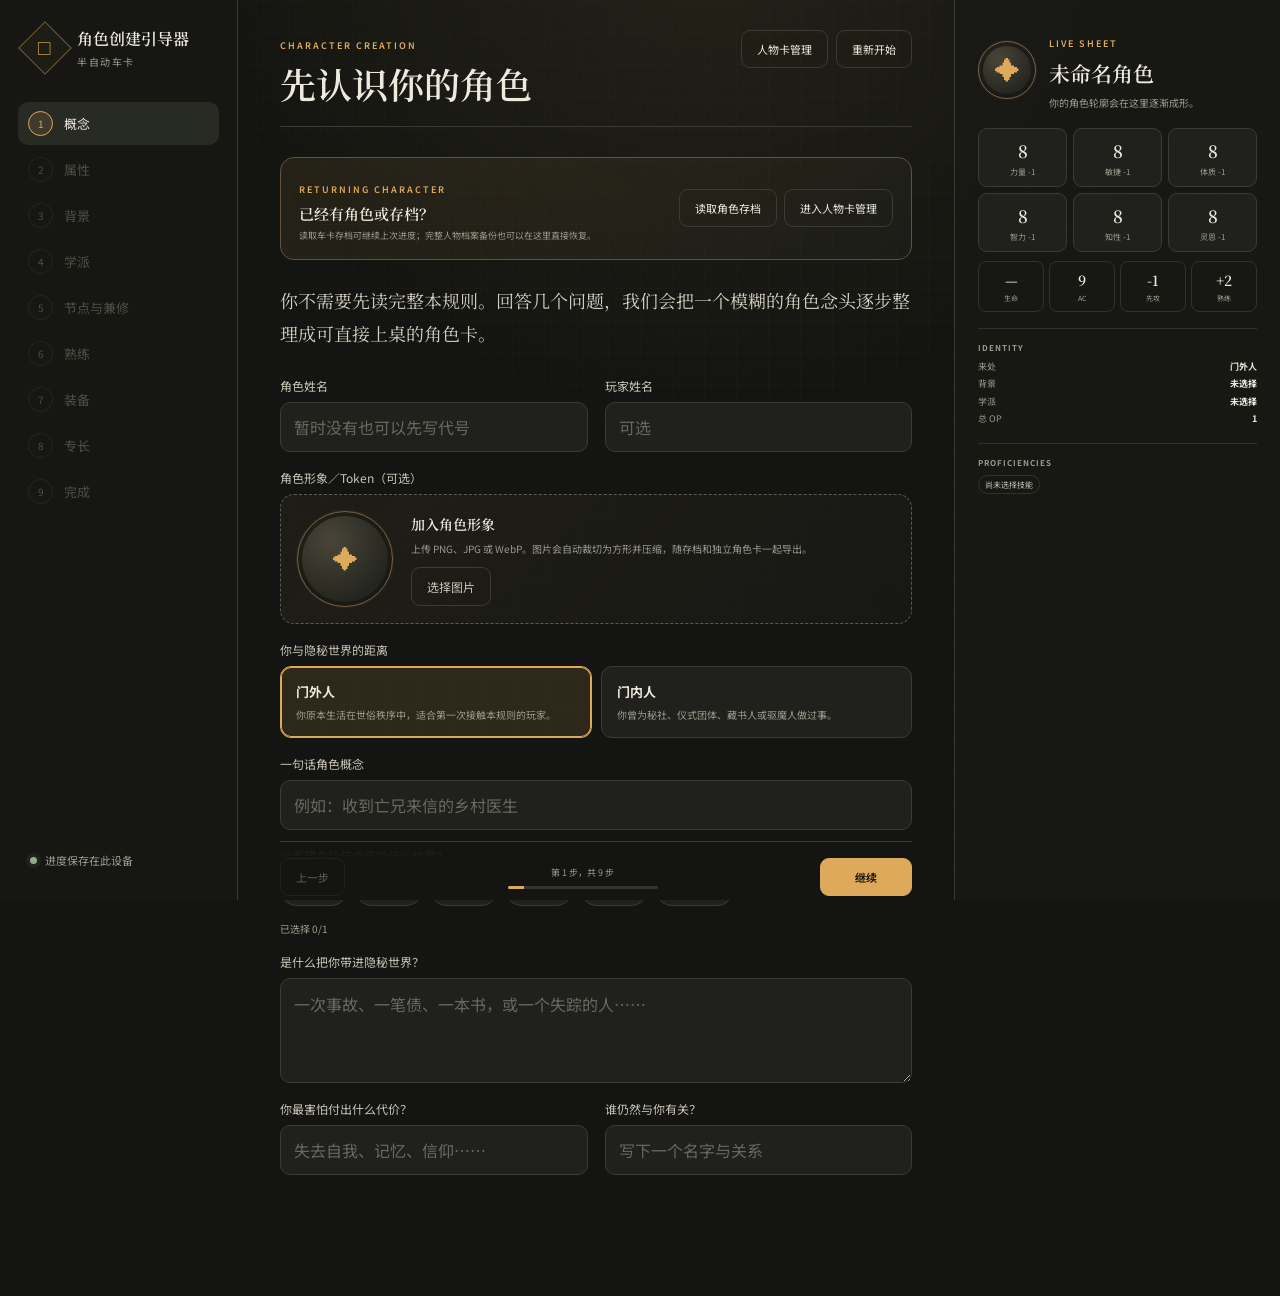
<file: index.html>
<!doctype html>
<html lang="zh-CN">
<head>
  <meta charset="UTF-8">
  <meta name="viewport" content="width=device-width, initial-scale=1.0">
  <meta name="theme-color" content="#171815">
  <meta name="description" content="带有逐步引导、规则校验、人物卡管理与后续升级的半自动车卡工具。">
  <title>角色创建与人物卡管理</title>
  <link rel="stylesheet" href="styles.css?v=20260820-1">
</head>
<body>
  <div class="app-shell">
    <aside class="sidebar">
      <div class="brand">
        <span class="brand-mark">◇</span>
        <div><b>角色创建引导器</b><small>半自动车卡</small></div>
      </div>
      <nav id="stepNav" aria-label="创建步骤"></nav>
      <div class="save-note"><i></i><span>进度保存在此设备</span></div>
    </aside>
    <main class="workspace">
      <header class="topbar">
        <div><span class="eyebrow">CHARACTER CREATION</span><h1 id="pageTitle">先认识你的角色</h1></div>
        <div class="topbar-actions"><a class="ghost-button manager-link" href="manager.html">人物卡管理</a><button class="ghost-button" id="resetButton" type="button">重新开始</button></div>
      </header>
      <section id="stepContent" class="step-content" aria-live="polite"></section>
      <footer class="actionbar">
        <button id="backButton" class="secondary-button" type="button">上一步</button>
        <div class="progress-copy"><span id="stepCounter"></span><div class="progress-track"><i id="progressFill"></i></div></div>
        <button id="nextButton" class="primary-button" type="button">继续</button>
      </footer>
    </main>
    <aside class="sheet-preview" id="sheetPreview"></aside>
  </div>
  <div id="toast" class="toast" role="status" aria-live="polite"></div>
  <script src="data.js"></script>
  <script src="character-store.js?v=20260819-1"></script>
  <script src="html2canvas.min.js"></script>
  <script src="jspdf.umd.min.js"></script>
  <script src="app.js?v=20260820-1"></script>
</body>
</html>
</file>
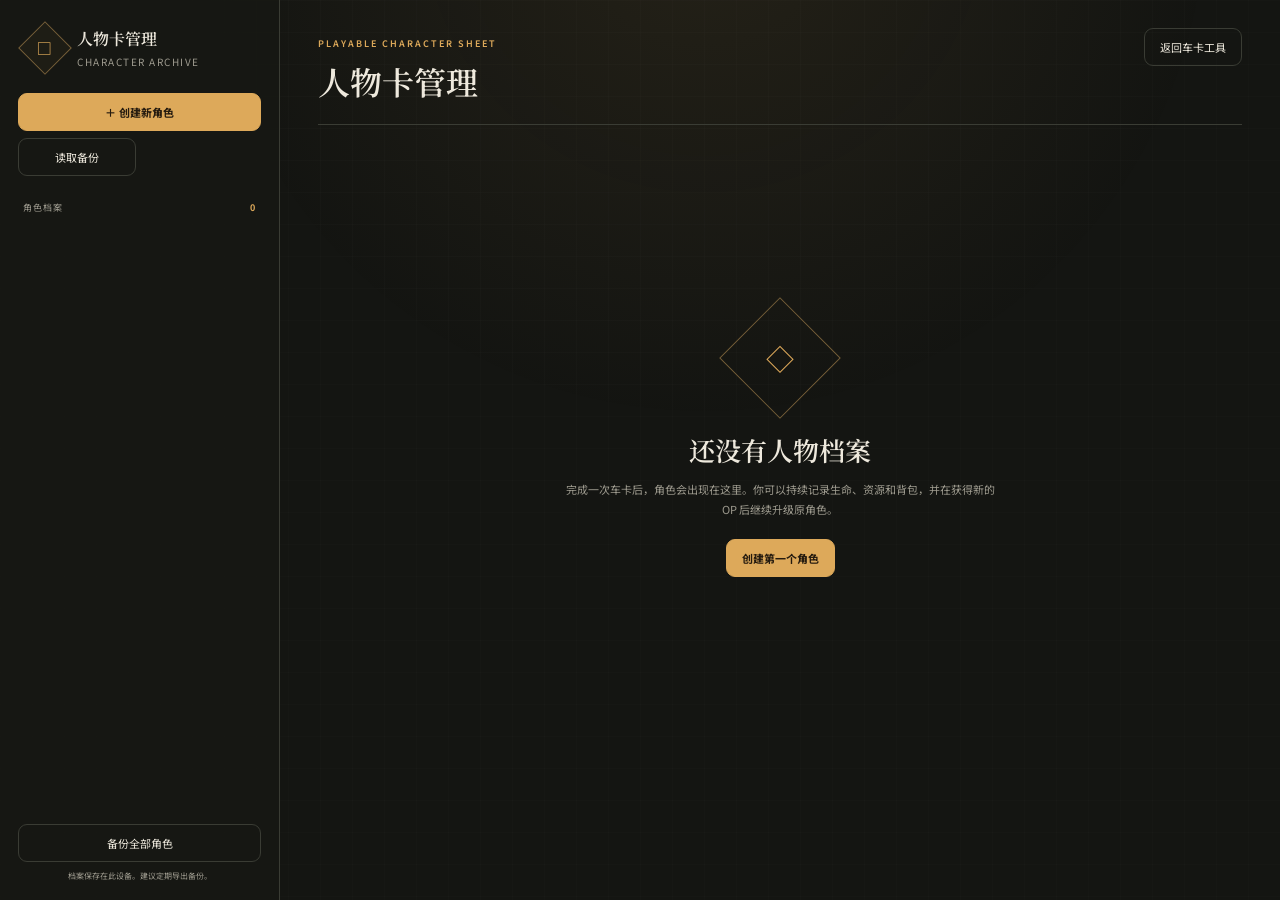
<file: manager.html>
<!doctype html>
<html lang="zh-CN">
<head>
  <meta charset="UTF-8">
  <meta name="viewport" content="width=device-width, initial-scale=1.0">
  <meta name="theme-color" content="#171815">
  <meta name="description" content="管理角色生命、资源、状态、背包与后续成长。">
  <title>人物卡管理</title>
  <link rel="stylesheet" href="styles.css?v=20260819-3">
  <link rel="stylesheet" href="manager.css?v=20260820-3">
</head>
<body>
  <div class="manager-shell">
    <aside class="manager-sidebar">
      <a class="brand manager-brand" href="index.html">
        <span class="brand-mark">◇</span>
        <div><b>人物卡管理</b><small>CHARACTER ARCHIVE</small></div>
      </a>
      <div class="roster-tools">
        <button class="primary-button" type="button" data-action="newCharacter">＋ 创建新角色</button>
        <button class="ghost-button" type="button" data-action="importLibrary">读取备份</button>
        <input id="libraryImport" type="file" accept="application/json" hidden>
      </div>
      <div class="roster-heading"><span>角色档案</span><b id="rosterCount">0</b></div>
      <nav id="characterRoster" class="character-roster" aria-label="角色档案"></nav>
      <div class="manager-backup">
        <button class="ghost-button" type="button" data-action="exportLibrary">备份全部角色</button>
        <small>档案保存在此设备。建议定期导出备份。</small>
      </div>
    </aside>
    <main class="manager-main">
      <header class="manager-topbar">
        <div><span class="eyebrow">PLAYABLE CHARACTER SHEET</span><h1>人物卡管理</h1></div>
        <a class="ghost-button manager-link" href="index.html">返回车卡工具</a>
      </header>
      <section id="managerContent" class="manager-content" aria-live="polite"></section>
    </main>
  </div>
  <div id="toast" class="toast" role="status" aria-live="polite"></div>
  <script src="data.js"></script>
  <script src="character-store.js?v=20260819-1"></script>
  <script src="manager.js?v=20260820-3"></script>
</body>
</html>
</file>
<file: styles.css>
@import url("https://fonts.googleapis.com/css2?family=Noto+Sans+SC:wght@400;500;600;700&family=Noto+Serif+SC:wght@500;600;700&display=swap");
:root{--ink:#eee9dd;--ink-soft:#d5d0c3;--muted:#9d9a8e;--surface-0:#141512;--surface-1:#191a16;--surface-2:#20211d;--surface-3:#282a24;--line:#3a3c34;--line-soft:#30322b;--accent:#dda95a;--accent-soft:rgba(221,169,90,.13);--sage:#91aa8c;--sage-soft:rgba(145,170,140,.12);--danger:#dc7c6d;--danger-soft:rgba(220,124,109,.12);--shadow:0 24px 80px rgba(0,0,0,.3);--serif:"Noto Serif SC","Songti SC",Georgia,serif;--sans:"Noto Sans SC","Microsoft YaHei",sans-serif}
*{box-sizing:border-box}html{color-scheme:dark;scroll-behavior:smooth}body{margin:0;background:var(--surface-0);color:var(--ink);font-family:var(--sans);min-height:100vh}button,input,textarea,select{font:inherit}button{color:inherit}button:focus-visible,input:focus-visible,textarea:focus-visible,select:focus-visible{outline:2px solid var(--accent);outline-offset:2px}body::before{content:"";position:fixed;inset:0;pointer-events:none;z-index:-1;background:radial-gradient(circle at 55% -10%,rgba(172,135,73,.11),transparent 42%),linear-gradient(rgba(255,255,255,.012) 1px,transparent 1px),linear-gradient(90deg,rgba(255,255,255,.012) 1px,transparent 1px);background-size:auto,32px 32px,32px 32px}
.app-shell{min-height:100vh;display:grid;grid-template-columns:238px minmax(590px,1fr) 326px}.sidebar{border-right:1px solid var(--line);padding:27px 18px 20px;display:flex;flex-direction:column;background:rgba(23,24,20,.94);position:sticky;top:0;height:100vh}.brand{display:flex;gap:13px;align-items:center;margin:0 8px 33px}.brand-mark{width:38px;height:38px;border:1px solid #765f39;color:var(--accent);display:grid;place-items:center;transform:rotate(45deg);font-size:18px;background:rgba(221,169,90,.04)}.brand b,.brand small{display:block}.brand b{font-family:var(--serif);font-size:16px;font-weight:600;white-space:nowrap}.brand small{color:var(--muted);margin-top:4px;font-size:10px;letter-spacing:.15em}#stepNav{display:grid;gap:3px}.step-link{width:100%;border:0;background:none;color:var(--muted);padding:9px 10px;border-radius:10px;text-align:left;display:flex;gap:11px;align-items:center;cursor:pointer;transition:.16s ease;font-size:13px}.step-link:hover:not(:disabled){background:rgba(255,255,255,.035);color:var(--ink-soft)}.step-link.active{background:var(--surface-3);color:var(--ink)}.step-link:disabled{opacity:.42;cursor:not-allowed}.step-link span{border:1px solid var(--line);width:25px;height:25px;border-radius:50%;display:grid;place-items:center;font-size:10px;flex:0 0 auto}.step-link.active span{border-color:var(--accent);color:var(--accent);background:var(--accent-soft)}.step-link.complete span{background:var(--sage-soft);border-color:#657c61;color:#b8ceb4}.save-note{margin-top:auto;color:var(--muted);font-size:11px;padding:12px;display:flex;gap:8px;align-items:center}.save-note i{width:7px;height:7px;border-radius:50%;background:var(--sage);box-shadow:0 0 0 4px rgba(145,170,140,.08)}
.workspace{padding:30px 42px 20px;display:flex;flex-direction:column;min-width:0;min-height:100vh}.topbar{display:flex;justify-content:space-between;align-items:start;border-bottom:1px solid var(--line);padding-bottom:20px;gap:20px}.topbar-actions{display:flex;gap:8px;align-items:center}.manager-link{text-decoration:none;display:inline-flex;align-items:center;justify-content:center}.eyebrow{color:var(--accent);font-size:9px;letter-spacing:.22em;font-weight:600}.topbar h1{font-family:var(--serif);font-weight:600;font-size:clamp(28px,3vw,36px);margin:7px 0 0;line-height:1.25}.step-content{flex:1;padding:30px 0 42px;max-width:980px;width:100%;margin:0 auto}.intro-copy{font-family:var(--serif);font-size:18px;line-height:1.85;max-width:760px;color:var(--ink-soft);margin:0 0 26px}.section-heading{display:flex;align-items:end;justify-content:space-between;gap:18px;margin:31px 0 14px}.section-heading:first-child{margin-top:0}.section-heading h2{font:600 18px var(--serif);margin:0}.section-heading p{color:var(--muted);font-size:11px;margin:4px 0 0}.section-rule{height:1px;background:var(--line-soft);margin:24px 0}.field-grid{display:grid;grid-template-columns:1fr 1fr;gap:17px}.field{display:grid;gap:8px;min-width:0}.field.wide{grid-column:1/-1}.field label,.field-label{font-size:12px;color:#c7c2b5}.field .hint{color:var(--muted);font-size:10px;line-height:1.5}.field input,.field textarea,.field select,.compact-select{width:100%;background:var(--surface-2);border:1px solid var(--line);color:var(--ink);border-radius:10px;padding:12px 13px;outline:none;transition:border-color .15s,box-shadow .15s}.field textarea{resize:vertical;min-height:86px;line-height:1.65}.field input:focus,.field textarea:focus,.field select:focus,.compact-select:focus{border-color:#97733d;box-shadow:0 0 0 3px rgba(221,169,90,.07)}.field input::placeholder,.field textarea::placeholder{color:#67685f}
.choice-row{display:flex;gap:9px;flex-wrap:wrap}.choice-card{border:1px solid var(--line);background:var(--surface-2);padding:15px;border-radius:11px;cursor:pointer;flex:1;min-width:180px;text-align:left;transition:.16s ease}.choice-card:hover{border-color:#68695f;transform:translateY(-1px)}.choice-card.selected{border-color:var(--accent);box-shadow:inset 0 0 0 1px var(--accent);background:var(--accent-soft)}.choice-card b,.choice-card small{display:block}.choice-card b{font-size:13px}.choice-card small{color:var(--muted);margin-top:6px;line-height:1.55;font-size:10px}.chip-row{display:flex;flex-wrap:wrap;gap:7px}.chip{border:1px solid var(--line);background:var(--surface-2);color:var(--muted);padding:8px 11px;border-radius:99px;font-size:11px;cursor:pointer;transition:.14s}.chip:hover{color:var(--ink);border-color:#66685d}.chip.selected{color:#241b0f;background:var(--accent);border-color:var(--accent);font-weight:700}.chip:disabled{opacity:.34;cursor:not-allowed}.card-grid{display:grid;grid-template-columns:repeat(2,minmax(0,1fr));gap:11px}.option-card{border:1px solid var(--line);background:var(--surface-2);border-radius:13px;padding:16px;text-align:left;position:relative;transition:.16s ease;overflow:hidden}button.option-card{cursor:pointer}.option-card:hover:not(:disabled){border-color:#66685e;transform:translateY(-1px)}.option-card.selected{border-color:var(--accent);background:linear-gradient(135deg,var(--accent-soft),rgba(221,169,90,.025));box-shadow:inset 0 0 0 1px rgba(221,169,90,.28)}.option-card.disabled,.option-card:disabled{opacity:.46;cursor:not-allowed}.option-card h3{font:600 15px var(--serif);margin:0}.option-card p{color:var(--muted);font-size:10px;line-height:1.65;margin:8px 0 0}.option-card .meta{display:flex;flex-wrap:wrap;gap:6px;margin-top:12px}.tag{border:1px solid var(--line);border-radius:99px;color:#bbb6a9;padding:4px 7px;font-size:9px;white-space:nowrap}.tag.gold{border-color:#725d39;color:#e0bd83;background:rgba(221,169,90,.07)}.tag.green{border-color:#52644f;color:#b0c9ac;background:rgba(145,170,140,.07)}.tag.red{border-color:#704a43;color:#e3a096;background:var(--danger-soft)}.selected-mark{position:absolute;top:13px;right:13px;color:var(--accent);font-size:15px}
.stat-toolbar{display:flex;justify-content:space-between;align-items:center;gap:16px;border:1px solid var(--line);border-radius:13px;padding:13px 16px;background:var(--surface-2);margin-bottom:13px}.point-pool b{font:600 22px var(--serif);color:var(--accent)}.point-pool span{color:var(--muted);font-size:11px;margin-left:7px}.point-pool.over b{color:var(--danger)}.stat-grid{display:grid;grid-template-columns:repeat(3,1fr);gap:10px}.stat-card{background:var(--surface-2);border:1px solid var(--line);border-radius:13px;padding:13px}.stat-card.primary{border-color:#6b5737}.stat-head{display:flex;align-items:center;justify-content:space-between}.stat-head b{font:600 14px var(--serif)}.stat-head small{color:var(--muted);font-size:9px}.stat-controls{display:grid;grid-template-columns:30px 1fr 30px;align-items:center;gap:8px;margin-top:11px}.icon-button{width:30px;height:30px;border:1px solid var(--line);background:var(--surface-3);border-radius:8px;cursor:pointer;color:var(--ink)}.icon-button:disabled{opacity:.28;cursor:not-allowed}.stat-value{text-align:center;font:600 24px var(--serif)}.stat-foot{border-top:1px solid var(--line-soft);margin-top:10px;padding-top:8px;color:var(--muted);font-size:9px;display:flex;justify-content:space-between}.bonus-dot{display:inline-grid;place-items:center;width:18px;height:18px;border-radius:50%;background:var(--accent-soft);color:var(--accent);margin-left:4px}
.detail-panel{border:1px solid var(--line);border-radius:14px;background:var(--surface-2);margin-top:15px;overflow:hidden}.detail-head{padding:17px 18px;border-bottom:1px solid var(--line);display:flex;align-items:center;justify-content:space-between;gap:15px}.detail-head h3{font:600 17px var(--serif);margin:0}.detail-body{padding:18px}.info-grid{display:grid;grid-template-columns:repeat(3,1fr);gap:9px}.info-cell{border:1px solid var(--line-soft);border-radius:10px;padding:11px;background:rgba(0,0,0,.07)}.info-cell small,.info-cell b{display:block}.info-cell small{color:var(--muted);font-size:9px;margin-bottom:5px}.info-cell b{font-size:11px;line-height:1.5;font-weight:500}.feature-box{margin-top:13px;border-left:2px solid var(--accent);padding:4px 0 4px 13px}.feature-box b{font:600 13px var(--serif)}.feature-box p{color:var(--muted);font-size:10px;line-height:1.7;margin:5px 0 0}
.school-tabs{display:grid;grid-template-columns:repeat(2,minmax(0,1fr));gap:8px}.school-tab{display:grid;grid-template-columns:1fr auto;border:1px solid var(--line);border-radius:11px;background:var(--surface-2);overflow:hidden}.school-tab.active{border-color:var(--accent);background:var(--accent-soft)}.school-tab>button:first-child{border:0;background:transparent;text-align:left;padding:12px 13px;cursor:pointer}.school-tab b,.school-tab small{display:block}.school-tab b{font:600 12px var(--serif)}.school-tab small{color:var(--muted);font-size:8px;margin-top:5px;line-height:1.5}.school-remove{border:0;border-left:1px solid var(--line);background:transparent;color:var(--muted);width:35px;cursor:pointer}.school-remove:hover{color:var(--danger);background:var(--danger-soft)}
.node-budget{display:flex;align-items:center;gap:14px;flex-wrap:wrap}.op-input{display:flex;align-items:center;gap:8px}.op-input input{width:68px;text-align:center;background:var(--surface-3);border:1px solid var(--line);border-radius:8px;padding:8px;color:var(--ink)}.budget-meter{flex:1;min-width:180px;height:7px;background:#33352e;border-radius:99px;overflow:hidden}.budget-meter i{display:block;height:100%;background:var(--sage);transition:width .2s}.budget-meter i.over{background:var(--danger)}.node-grid{display:grid;grid-template-columns:repeat(2,minmax(0,1fr));gap:9px;margin-top:14px}.node-card{border:1px solid var(--line);border-radius:12px;background:var(--surface-2);padding:14px;text-align:left;cursor:pointer;min-height:104px;position:relative}.node-card:hover:not(:disabled){border-color:#67695f}.node-card.selected{border-color:var(--sage);background:var(--sage-soft)}.node-card:disabled{opacity:.42;cursor:not-allowed}.node-id{color:var(--accent);font-size:9px;letter-spacing:.1em}.node-card h3{font:600 14px var(--serif);margin:5px 0 0}.node-card p{color:var(--muted);font-size:10px;line-height:1.5;margin:7px 0 0;padding-right:45px}.node-cost{position:absolute;top:13px;right:13px;border:1px solid var(--line);border-radius:99px;padding:3px 7px;font-size:9px}.node-pre{color:#77796f;font-size:9px;margin-top:7px}
.summary-strip{display:grid;grid-template-columns:repeat(4,1fr);gap:8px;margin-bottom:18px}.summary-box{border:1px solid var(--line);background:var(--surface-2);border-radius:11px;padding:12px}.summary-box small,.summary-box b{display:block}.summary-box small{color:var(--muted);font-size:9px}.summary-box b{font:600 16px var(--serif);margin-top:5px}.check-list{display:grid;gap:7px}.check-item{display:flex;align-items:start;gap:9px;border:1px solid var(--line-soft);border-radius:9px;padding:9px 11px;color:var(--muted);font-size:10px;line-height:1.55}.check-item.ok{color:#b9ceb5;border-color:#465544;background:rgba(145,170,140,.04)}.check-item.warn{color:#e1a69b;border-color:#62443e;background:rgba(220,124,109,.04)}.check-icon{flex:0 0 auto;margin-top:1px}.weapon-list{display:grid;gap:7px}.weapon-row{display:grid;grid-template-columns:24px minmax(105px,1.1fr) 56px 70px 2fr 62px;gap:10px;align-items:center;border:1px solid var(--line-soft);border-radius:10px;background:var(--surface-2);padding:10px;cursor:pointer;font-size:10px}.weapon-row:hover{border-color:#63655b}.weapon-row.selected{border-color:var(--accent);background:var(--accent-soft)}.weapon-row .weapon-name{font:600 12px var(--serif)}.weapon-row .weapon-tags{color:var(--muted);line-height:1.45}.radio-dot{width:14px;height:14px;border:1px solid var(--line);border-radius:50%}.selected .radio-dot{border:4px solid var(--accent)}
.feat-tabs{display:flex;gap:6px;margin-bottom:12px}.feat-card .requirement{color:var(--muted);font-size:9px;margin-top:6px}.feat-card.eligible .requirement{color:#a9c0a5}.reward-slot{border:1px solid var(--line);border-radius:12px;padding:14px;background:var(--surface-2);display:grid;grid-template-columns:72px 1fr;gap:11px;align-items:center;margin-bottom:9px}.reward-slot>b{font:600 12px var(--serif);color:var(--accent)}
.actionbar{border-top:1px solid var(--line);padding-top:16px;display:flex;align-items:center;justify-content:space-between;gap:24px;position:sticky;bottom:0;background:linear-gradient(180deg,rgba(20,21,18,.82),var(--surface-0) 28%);padding-bottom:4px;z-index:6}.ghost-button,.secondary-button,.primary-button{border:1px solid var(--line);border-radius:9px;padding:10px 15px;color:var(--ink);background:transparent;cursor:pointer;transition:.15s;font-size:11px}.ghost-button:hover,.secondary-button:hover{border-color:#66685e;background:rgba(255,255,255,.025)}.primary-button{background:var(--accent);border-color:var(--accent);color:#251b0f;font-weight:700;min-width:92px}.primary-button:hover{filter:brightness(1.06);transform:translateY(-1px)}.primary-button:disabled,.secondary-button:disabled{opacity:.34;cursor:not-allowed;transform:none}.progress-copy{font-size:9px;color:var(--muted);text-align:center}.progress-track{height:3px;background:#34352f;width:150px;margin-top:7px;border-radius:9px;overflow:hidden}.progress-track i{display:block;height:100%;background:var(--accent);transition:width .25s}
.sheet-preview{border-left:1px solid var(--line);background:rgba(24,25,21,.96);padding:28px 23px;position:sticky;top:0;height:100vh;overflow:auto}.sheet-preview h2{font:600 21px var(--serif);margin:6px 0 2px;word-break:break-word}.preview-subtitle{color:var(--muted);font-size:10px;line-height:1.6;margin:7px 0 0}.preview-stat{display:grid;grid-template-columns:repeat(3,1fr);gap:6px;margin-top:17px}.preview-stat div{background:var(--surface-2);border:1px solid var(--line);border-radius:9px;padding:9px 4px;text-align:center}.preview-stat b,.preview-stat small{display:block}.preview-stat b{font:600 17px var(--serif)}.preview-stat small{color:var(--muted);font-size:8px;margin-top:3px}.preview-core{display:grid;grid-template-columns:repeat(4,1fr);gap:5px;margin-top:9px}.preview-core div{border:1px solid var(--line-soft);border-radius:8px;padding:8px 2px;text-align:center}.preview-core b,.preview-core small{display:block}.preview-core b{font:600 14px var(--serif)}.preview-core small{color:var(--muted);font-size:7px;margin-top:3px}.preview-section{border-top:1px solid var(--line-soft);margin-top:16px;padding-top:13px}.preview-section h3{margin:0 0 7px;color:var(--muted);font-size:8px;letter-spacing:.13em;text-transform:uppercase}.preview-line{display:flex;justify-content:space-between;gap:10px;font-size:9px;line-height:1.6;margin:3px 0}.preview-line span:first-child{color:var(--muted)}.preview-pills{display:flex;flex-wrap:wrap;gap:4px}.preview-pills span{border:1px solid var(--line-soft);border-radius:99px;padding:3px 6px;font-size:8px;color:#c0bcaf}.completion-ring{width:58px;height:58px;border-radius:50%;display:grid;place-items:center;margin-left:auto;background:conic-gradient(var(--accent) var(--progress),#34362f 0);position:relative}.completion-ring::after{content:"";position:absolute;inset:5px;background:var(--surface-1);border-radius:50%}.completion-ring b{position:relative;z-index:1;font-size:10px}
.finish-hero{border:1px solid #705a39;border-radius:16px;background:linear-gradient(135deg,rgba(221,169,90,.12),rgba(145,170,140,.04));padding:24px;display:flex;align-items:center;justify-content:space-between;gap:20px}.finish-hero h2{font:600 24px var(--serif);margin:0}.finish-hero p{color:var(--muted);font-size:10px;line-height:1.65;max-width:560px;margin:8px 0 0}.export-actions{display:flex;gap:8px;flex-wrap:wrap;margin-top:17px}.sheet-full{border:1px solid var(--line);border-radius:15px;background:var(--surface-2);padding:20px;margin-top:16px}.sheet-full-head{display:flex;justify-content:space-between;gap:20px;border-bottom:1px solid var(--line);padding-bottom:15px}.sheet-full-head h2{font:600 23px var(--serif);margin:0}.sheet-columns{display:grid;grid-template-columns:1fr 1fr;gap:17px;margin-top:15px}.sheet-block h3{color:var(--accent);font:600 11px var(--serif);margin:0 0 7px}.sheet-block p,.sheet-block li{color:var(--ink-soft);font-size:9px;line-height:1.65}.sheet-block ul{padding-left:16px;margin:0}.notice{border:1px solid #62533a;border-radius:10px;background:rgba(221,169,90,.06);padding:10px 12px;color:#d7c097;font-size:10px;line-height:1.6;margin:12px 0}.notice.danger{border-color:#67463f;color:#e0a79d;background:var(--danger-soft)}.empty{border:1px dashed var(--line);border-radius:13px;padding:21px;color:var(--muted);line-height:1.7;text-align:center;font-size:11px}.toast{position:fixed;right:28px;bottom:28px;background:#e8e0ce;color:#211e18;padding:11px 15px;border-radius:9px;opacity:0;transform:translateY(8px);transition:.2s;pointer-events:none;z-index:50;font-size:11px;box-shadow:var(--shadow)}.toast.show{opacity:1;transform:none}
.token-uploader{display:flex;align-items:center;gap:18px;border:1px dashed #595b51;border-radius:14px;background:linear-gradient(135deg,rgba(221,169,90,.055),rgba(255,255,255,.015));padding:16px}.token-avatar{width:74px;height:74px;border:1px solid #76613e;border-radius:50%;overflow:hidden;display:grid;place-items:center;flex:0 0 auto;background:radial-gradient(circle at 35% 30%,#494538,#24251f 70%);color:var(--accent);box-shadow:inset 0 0 0 4px rgba(20,21,18,.7),0 0 0 1px rgba(221,169,90,.08)}.token-avatar img{width:100%;height:100%;object-fit:cover;display:block}.token-avatar span{font:600 24px var(--serif)}.token-avatar-upload{width:96px;height:96px}.token-upload-copy{min-width:0}.token-upload-copy>b{font:600 14px var(--serif)}.token-upload-copy p{color:var(--muted);font-size:10px;line-height:1.55;margin:6px 0 11px}.token-actions{display:flex;gap:8px;flex-wrap:wrap}.token-actions .ghost-button{display:inline-flex;align-items:center;justify-content:center}.danger-button{color:#dda398!important;border-color:#684741!important}.danger-button:hover{background:var(--danger-soft)!important}.preview-identity,.sheet-identity{display:flex;align-items:center;gap:13px;min-width:0}.preview-identity>div:last-child,.sheet-identity>div:last-child{min-width:0}.token-avatar-preview{width:58px;height:58px}.token-avatar-sheet{width:68px;height:68px}
.start-import-panel{display:flex;align-items:center;justify-content:space-between;gap:22px;border:1px solid #62533a;border-radius:14px;background:linear-gradient(135deg,rgba(221,169,90,.085),rgba(145,170,140,.035));padding:16px 18px;margin-bottom:24px}.start-import-panel b{display:block;font:600 15px var(--serif);margin-top:5px}.start-import-panel p{color:var(--muted);font-size:9px;line-height:1.55;margin:5px 0 0}.start-import-actions{display:flex;gap:7px;flex-wrap:wrap;justify-content:flex-end;flex:0 0 auto}
.pdf-stage{position:fixed;left:-10000px;top:0;width:794px;background:#ded8cb;z-index:-1;font-family:"Noto Serif SC","Source Han Serif SC","Songti SC","Microsoft YaHei",serif}.pdf-page{box-sizing:border-box;width:794px;height:1123px;padding:42px 48px 38px;overflow:hidden;position:relative;color:#26231e;background:radial-gradient(circle at 92% 5%,rgba(151,116,57,.12),transparent 27%),linear-gradient(180deg,#faf8f2,#f5f0e6)}.pdf-page-frame{position:absolute;inset:18px;border:1px solid #d0c5b1;pointer-events:none}.pdf-page-frame::before,.pdf-page-frame::after{content:"";position:absolute;width:28px;height:28px;border-color:#9a7740}.pdf-page-frame::before{left:7px;top:7px;border-left:2px solid #9a7740;border-top:2px solid #9a7740}.pdf-page-frame::after{right:7px;bottom:7px;border-right:2px solid #9a7740;border-bottom:2px solid #9a7740}.pdf-page-body{position:relative;z-index:1}.pdf-doc-head{height:82px;display:flex;align-items:flex-start;justify-content:space-between;border-bottom:1px solid #c8bdab;margin-bottom:22px;padding-bottom:15px}.pdf-doc-head>div{display:grid;gap:4px}.pdf-doc-head>div:last-child{text-align:right}.pdf-doc-head span{font:700 9px Georgia,serif;letter-spacing:.22em;color:#8a672d}.pdf-doc-head b{font-size:18px}.pdf-doc-head strong{font-size:22px}.pdf-doc-head small{font-size:10px;color:#756f64}.pdf-doc-footer{position:absolute;z-index:2;left:48px;right:48px;bottom:27px;display:flex;align-items:center;gap:12px;color:#746c5f;font-size:9px;letter-spacing:.08em}.pdf-doc-footer i{height:1px;background:#cfc4b2;flex:1}.pdf-hero{height:126px;display:flex;align-items:center;gap:18px;border-bottom:1px solid #c8bdab;padding:0 0 20px}.pdf-token{width:84px;height:84px;border:2px solid #8a672d;background:#eee7da;box-shadow:0 0 0 5px #f8f5ee,0 0 0 6px #c7b99f}.pdf-token span{color:#8a672d}.pdf-hero-copy{min-width:0;flex:1}.pdf-hero-copy>span{font:700 9px Georgia,serif;letter-spacing:.24em;color:#8a672d}.pdf-hero-copy h1{font:600 30px/1.15 Georgia,"Noto Serif SC","Songti SC",serif;margin:7px 0 5px;white-space:nowrap;overflow:hidden;text-overflow:ellipsis}.pdf-hero-copy p{margin:0;color:#696257;font-size:11px;line-height:1.5;white-space:nowrap;overflow:hidden;text-overflow:ellipsis}.pdf-hero-copy small{display:block;margin-top:8px;color:#82796c;font-size:9px}.pdf-op-seal{width:68px;height:68px;border:1px solid #9b7a43;border-radius:50%;display:grid;place-content:center;text-align:center;background:#f3eddf}.pdf-op-seal small{font-size:8px;color:#756a57}.pdf-op-seal b{font:600 24px Georgia,serif;color:#765522}.pdf-core-grid{display:grid;grid-template-columns:repeat(4,1fr);gap:10px;margin-top:16px}.pdf-core-grid>div{border:1px solid #d1c7b6;border-radius:8px;background:rgba(255,255,255,.48);padding:11px 13px}.pdf-core-grid small,.pdf-core-grid b{display:block}.pdf-core-grid small{font-size:8px;color:#7d7568}.pdf-core-grid b{font:600 21px Georgia,serif;margin-top:5px}.pdf-attribute-grid{display:grid;grid-template-columns:repeat(6,1fr);gap:7px;margin-top:10px}.pdf-attribute-grid>div{border-bottom:2px solid #9d7c46;background:#ebe5d9;padding:8px 7px;text-align:center}.pdf-attribute-grid span,.pdf-attribute-grid b,.pdf-attribute-grid small{display:block}.pdf-attribute-grid span{font-size:8px;color:#6f685c}.pdf-attribute-grid b{font:600 18px Georgia,serif;margin:3px 0 1px}.pdf-attribute-grid small{font-size:8px;color:#8a672d}.pdf-overview-grid{display:grid;grid-template-columns:1.08fr .92fr;gap:12px;margin-top:14px}.pdf-card-stack{display:grid;gap:10px;align-content:start}.pdf-card{border:1px solid #d1c7b6;border-radius:8px;background:rgba(255,255,255,.5);padding:12px 14px}.pdf-card h2,.pdf-section-head h2,.pdf-prose-card h2{font:700 11px/1.2 Georgia,"Noto Serif SC","Songti SC",serif;color:#805c24;letter-spacing:.08em;margin:0 0 9px}.pdf-card h3{font-size:11px;margin:0 0 5px}.pdf-card p{display:flex;gap:8px;margin:4px 0;color:#433f37;font-size:9px;line-height:1.55}.pdf-card p>b{flex:0 0 58px;color:#27241f}.pdf-data-grid{display:grid;grid-template-columns:1fr 1fr;gap:8px}.pdf-data-grid span{font-size:8px;color:#80786b}.pdf-data-grid b{display:block;margin-top:3px;color:#2b2822;font-size:10px;white-space:nowrap;overflow:hidden;text-overflow:ellipsis}.pdf-feature-card p{display:block}.pdf-tag-list{display:flex;flex-wrap:wrap;gap:5px}.pdf-tag-list span{border:1px solid #c7b99f;border-radius:99px;background:#f4efe5;padding:4px 8px;color:#514a40;font-size:8px}.pdf-school-pills{display:grid;grid-template-columns:repeat(3,1fr);gap:8px;margin-bottom:17px}.pdf-school-pills>div{border:1px solid #d0c5b1;border-top:3px solid #8a672d;background:rgba(255,255,255,.5);padding:10px}.pdf-school-pills span,.pdf-school-pills b,.pdf-school-pills small{display:block}.pdf-school-pills span{font-size:10px;white-space:nowrap;overflow:hidden;text-overflow:ellipsis}.pdf-school-pills b{font:600 16px Georgia,serif;margin:4px 0}.pdf-school-pills small{font-size:8px;color:#746c60}.pdf-section-head{display:flex;align-items:end;justify-content:space-between;border-bottom:1px solid #cec3b0;padding-bottom:8px;margin-bottom:8px}.pdf-section-head h2{margin:0;font-size:13px}.pdf-section-head span{font-size:8px;color:#7d7467}.pdf-node-list{display:grid;gap:6px}.pdf-node-row{display:grid;grid-template-columns:52px 1fr 46px;gap:10px;align-items:center;min-height:48px;border:1px solid #d8cebd;border-radius:7px;background:rgba(255,255,255,.52);padding:7px 10px}.pdf-node-row em{font:700 9px Georgia,serif;color:#8a672d;font-style:normal}.pdf-node-row b,.pdf-node-row small{display:block}.pdf-node-row b{font-size:10px}.pdf-node-row small{font-size:8px;color:#746d61;margin-top:3px;white-space:nowrap;overflow:hidden;text-overflow:ellipsis}.pdf-node-row strong{text-align:right;font:600 10px Georgia,serif}.pdf-empty-row{border:1px dashed #c9beaa;color:#82796b;padding:22px;text-align:center;font-size:10px}.pdf-school-notes{margin-top:14px}.pdf-story-intro{border-left:3px solid #8a672d;padding:4px 0 4px 13px;margin-bottom:17px}.pdf-story-intro span{font:700 9px Georgia,serif;letter-spacing:.2em;color:#8a672d}.pdf-story-intro p{font-size:10px;color:#736b5f;margin:7px 0 0}.pdf-story-list{display:grid;gap:13px}.pdf-prose-card{border:1px solid #d2c7b5;border-radius:8px;background:rgba(255,255,255,.48);padding:16px 18px}.pdf-prose-card h2{font-size:13px;border-bottom:1px solid #ddd3c3;padding-bottom:8px}.pdf-prose-card p{white-space:pre-wrap;text-align:justify;font-size:12px;line-height:1.85;color:#332f29;margin:0}.pdf-page-story .pdf-page-body{padding-top:2px}.pdf-compact-story{margin-top:18px}.pdf-compact-story-grid{display:grid;grid-template-columns:1fr 1fr;gap:9px}.pdf-compact-story-grid>div{border:1px solid #d2c7b5;border-radius:7px;background:rgba(255,255,255,.48);padding:11px 13px}.pdf-compact-story-grid h3{font-size:10px;color:#805c24;margin:0 0 6px}.pdf-compact-story-grid p{font-size:9px;line-height:1.65;color:#403b34;margin:0;white-space:pre-wrap;text-align:justify}
@media(max-width:1180px){.app-shell{grid-template-columns:210px minmax(0,1fr)}.sheet-preview{display:none}.workspace{padding-inline:32px}}@media(max-width:780px){.app-shell{display:block}.sidebar{padding:15px;border:0;border-bottom:1px solid var(--line);position:static;height:auto}.brand{margin:0}#stepNav{display:flex;overflow-x:auto;margin-top:14px;padding-bottom:3px;scrollbar-width:thin}.step-link{min-width:max-content;width:auto}.save-note{display:none}.workspace{padding:23px 17px 14px;min-height:calc(100vh - 125px)}.topbar h1{font-size:26px}.field-grid,.card-grid,.stat-grid,.node-grid,.sheet-columns,.school-tabs{grid-template-columns:1fr}.field.wide{grid-column:auto}.info-grid{grid-template-columns:1fr 1fr}.summary-strip{grid-template-columns:1fr 1fr}.weapon-row{grid-template-columns:20px 1fr 52px 58px}.weapon-row .weapon-tags,.weapon-row .weapon-reg{display:none}.actionbar{padding-bottom:9px}.progress-copy{display:none}.finish-hero{align-items:start}}@media print{body{background:white;color:#151515}body::before,.sidebar,.topbar,.actionbar,.sheet-preview,.toast,.export-actions,.check-list,.finish-hero .completion-ring{display:none!important}.app-shell{display:block}.workspace{padding:0;min-height:auto}.step-content{padding:0;max-width:none}.finish-hero{border:0;background:none;padding:0 0 12px}.finish-hero p{color:#444}.sheet-full{border-color:#aaa;background:white;break-inside:avoid}.sheet-full *{color:#111!important}.sheet-full-head,.preview-section{border-color:#bbb}}
@media(max-width:780px){.start-import-panel{align-items:flex-start;flex-direction:column}.start-import-actions{justify-content:flex-start}.topbar-actions .manager-link{display:none}}
</file>
<file: manager.css>
.manager-shell{min-height:100vh;display:grid;grid-template-columns:280px minmax(0,1fr)}
.manager-sidebar{border-right:1px solid var(--line);padding:27px 18px 18px;background:rgba(23,24,20,.96);position:sticky;top:0;height:100vh;display:flex;flex-direction:column}
.manager-brand{color:inherit;text-decoration:none;margin-bottom:24px}.roster-tools{display:grid;grid-template-columns:1fr 1fr;gap:7px}.roster-tools .primary-button{grid-column:1/-1}.roster-heading{display:flex;justify-content:space-between;color:var(--muted);font-size:9px;letter-spacing:.12em;text-transform:uppercase;margin:25px 5px 9px}.roster-heading b{color:var(--accent)}
.character-roster{display:grid;gap:7px;overflow:auto;padding-right:2px}.roster-card{width:100%;display:grid;grid-template-columns:42px 1fr auto;align-items:center;gap:10px;text-align:left;padding:10px;border:1px solid var(--line-soft);border-radius:11px;background:var(--surface-2);cursor:pointer}.roster-card:hover{border-color:#62645a}.roster-card.active{border-color:var(--accent);background:var(--accent-soft)}.roster-token{width:42px;height:42px;border-radius:50%;overflow:hidden;border:1px solid #705b39;background:#292a24;display:grid;place-items:center;color:var(--accent)}.roster-token img{width:100%;height:100%;object-fit:cover}.roster-copy{min-width:0}.roster-copy b,.roster-copy small{display:block}.roster-copy b{font:600 12px var(--serif);white-space:nowrap;overflow:hidden;text-overflow:ellipsis}.roster-copy small{color:var(--muted);font-size:8px;margin-top:4px;white-space:nowrap;overflow:hidden;text-overflow:ellipsis}.roster-op{font:600 11px var(--serif);color:var(--accent)}.manager-backup{margin-top:auto;display:grid;gap:8px}.manager-backup small{color:var(--muted);font-size:8px;line-height:1.5;text-align:center}
.manager-main{padding:28px 38px 56px;min-width:0}.manager-topbar{display:flex;justify-content:space-between;align-items:start;border-bottom:1px solid var(--line);padding-bottom:20px}.manager-topbar h1{font:600 32px var(--serif);margin:6px 0 0}.manager-link{text-decoration:none}.manager-content{max-width:1180px;margin:0 auto;padding-top:24px}
.empty-archive{min-height:66vh;display:grid;place-items:center;text-align:center}.empty-archive>div{max-width:430px}.empty-sigil{width:86px;height:86px;border:1px solid #765f39;transform:rotate(45deg);display:grid;place-items:center;margin:0 auto 30px;color:var(--accent);font-size:28px}.empty-sigil span{transform:rotate(-45deg)}.empty-archive h2{font:600 26px var(--serif);margin:0}.empty-archive p{color:var(--muted);font-size:11px;line-height:1.8;margin:12px 0 20px}
.character-head{border:1px solid var(--line);border-radius:17px;padding:20px 22px;background:linear-gradient(135deg,rgba(221,169,90,.1),rgba(145,170,140,.035));display:flex;align-items:center;gap:17px}.manager-token{width:82px;height:82px;border-radius:50%;overflow:hidden;display:grid;place-items:center;border:1px solid #80683f;background:#292a24;color:var(--accent);font:600 26px var(--serif);flex:0 0 auto}.manager-token img{width:100%;height:100%;object-fit:cover}.character-head-copy{min-width:0;flex:1}.character-head h2{font:600 27px var(--serif);margin:4px 0 5px}.character-head p{color:var(--muted);font-size:10px;margin:0;line-height:1.5}.character-head-actions{display:flex;flex-wrap:wrap;gap:7px;justify-content:flex-end}.character-head-actions .danger-button{padding-inline:10px}
.manager-tabs{display:flex;gap:6px;border-bottom:1px solid var(--line);margin-top:20px}.manager-tab{border:0;border-bottom:2px solid transparent;background:transparent;color:var(--muted);padding:12px 16px;cursor:pointer;font-size:11px}.manager-tab.active{color:var(--accent);border-bottom-color:var(--accent)}
.manager-grid{display:grid;grid-template-columns:1.15fr .85fr;gap:14px;margin-top:16px}.manager-card{border:1px solid var(--line);border-radius:14px;background:var(--surface-2);padding:17px;min-width:0}.manager-card.wide{grid-column:1/-1}.manager-card-head{display:flex;align-items:center;justify-content:space-between;gap:12px;margin-bottom:14px}.manager-card-head h3{font:600 15px var(--serif);margin:0}.manager-card-head small{color:var(--muted);font-size:9px}.manager-card-head .choice-row{justify-content:flex-end}
.hp-display{display:grid;grid-template-columns:1fr auto 1fr;align-items:end;gap:12px;border-bottom:1px solid var(--line-soft);padding:4px 0 16px}.hp-number{text-align:center}.hp-number input{width:112px;border:0;background:transparent;color:var(--ink);font:600 52px/1 var(--serif);text-align:center}.hp-number small{display:block;color:var(--muted);font-size:9px;margin-top:7px}.hp-divider{font:500 26px var(--serif);color:#615f57;padding-bottom:20px}.hp-max{font:600 31px var(--serif);padding-bottom:17px}.hp-max small{font:400 8px var(--sans);color:var(--muted);display:block;margin-top:6px}.hp-delta-form{margin-top:13px;border:1px solid var(--line-soft);border-radius:10px;padding:11px 12px}.hp-delta-form>label{display:block;color:#c8c3b6;font-size:10px;margin-bottom:7px}.hp-delta-form>div{display:grid;grid-template-columns:1fr auto;gap:7px}.hp-delta-form input{min-width:0;background:var(--surface-3);border:1px solid var(--line);border-radius:8px;color:var(--ink);padding:9px 11px}.hp-delta-form input::placeholder{color:#74756c}.hp-delta-form small{display:block;color:var(--muted);font-size:8px;line-height:1.5;margin-top:7px}.counter-button{border:1px solid var(--line);background:var(--surface-3);border-radius:8px;padding:7px 10px;cursor:pointer;font-size:10px}.counter-button:hover{border-color:#696a60}.counter-button.hurt{color:#e29d91}.counter-button.heal{color:#b0c9ac}.temp-hp{display:flex;align-items:center;justify-content:space-between;margin-top:15px;border:1px solid var(--line-soft);border-radius:10px;padding:10px 12px}.temp-hp label{font-size:10px;color:var(--muted)}.temp-hp input{width:72px;background:var(--surface-3);border:1px solid var(--line);border-radius:7px;color:var(--ink);padding:7px;text-align:center}
.play-core-grid{display:grid;grid-template-columns:repeat(4,1fr);gap:7px}.play-core-grid>div{border:1px solid var(--line-soft);border-radius:10px;padding:11px 7px;text-align:center}.play-core-grid b,.play-core-grid small{display:block}.play-core-grid b{font:600 20px var(--serif)}.play-core-grid small{color:var(--muted);font-size:8px;margin-top:4px}.save-track{display:grid;grid-template-columns:1fr 1fr;gap:9px;margin-top:14px}.save-box{border:1px solid var(--line-soft);border-radius:10px;padding:11px}.save-box>small{color:var(--muted);font-size:8px}.dot-track{display:flex;gap:7px;margin-top:8px}.save-dot{width:24px;height:24px;border:1px solid var(--line);border-radius:50%;background:var(--surface-3);cursor:pointer}.save-dot.success.on{border-color:#7e9a78;background:var(--sage)}.save-dot.failure.on{border-color:#a75f55;background:var(--danger)}.exhaustion-row{display:flex;align-items:center;justify-content:space-between;border-top:1px solid var(--line-soft);margin-top:14px;padding-top:13px;font-size:10px}.stepper{display:flex;align-items:center;gap:9px}.stepper b{min-width:24px;text-align:center;font:600 16px var(--serif)}
.condition-list{display:flex;gap:6px;flex-wrap:wrap;margin-bottom:11px}.condition-chip{display:inline-flex;align-items:center;gap:7px;border:1px solid #704a43;border-radius:99px;background:var(--danger-soft);color:#dfaaa1;padding:6px 9px;font-size:9px}.condition-chip button{border:0;background:transparent;color:inherit;cursor:pointer;padding:0}.inline-form{display:grid;grid-template-columns:1fr auto;gap:7px}.inline-form input,.resource-form input,.resource-form select,.inventory-form input,.inventory-form select,.currency-grid input,.manager-notes{background:var(--surface-3);border:1px solid var(--line);color:var(--ink);border-radius:9px;padding:10px 11px;min-width:0}.inline-form button{white-space:nowrap}
.resource-list{display:grid;gap:8px}.resource-row{display:grid;grid-template-columns:minmax(110px,1fr) 32px 66px 32px auto;align-items:center;gap:7px;border:1px solid var(--line-soft);border-radius:10px;padding:10px}.resource-name b,.resource-name small{display:block}.resource-name b{font-size:11px}.resource-name small{font-size:8px;color:var(--muted);margin-top:4px}.resource-edit{border:0;background:transparent;color:inherit;text-align:left;padding:0;cursor:pointer;min-width:0}.resource-edit:hover b{color:var(--accent)}.resource-count{text-align:center;font:600 15px var(--serif)}.resource-count small{color:var(--muted);font:400 10px var(--sans)}.resource-delete{border:0;background:transparent;color:var(--muted);cursor:pointer}.resource-delete:hover{color:var(--danger)}.resource-form{display:grid;grid-template-columns:1.4fr 72px 110px auto;gap:7px;margin-top:10px}.resource-form input[type=number]{text-align:center}
.currency-grid{display:grid;grid-template-columns:repeat(4,1fr);gap:8px}.currency-grid label{display:grid;gap:6px;color:var(--muted);font-size:8px}.currency-grid input{text-align:center}.inventory-summary{display:flex;gap:12px;color:var(--muted);font-size:9px}.inventory-list{display:grid;gap:7px}.inventory-row{display:grid;grid-template-columns:28px minmax(120px,1.2fr) 32px 42px 32px 65px minmax(110px,1fr) 28px;align-items:center;gap:7px;border:1px solid var(--line-soft);border-radius:10px;padding:9px}.equip-toggle{width:25px;height:25px;border:1px solid var(--line);border-radius:7px;background:var(--surface-3);cursor:pointer;color:transparent}.equip-toggle.on{color:var(--accent);border-color:#80683f;background:var(--accent-soft)}.item-name b,.item-name small{display:block}.item-name b{font-size:11px}.item-name small{font-size:8px;color:var(--muted);margin-top:3px}.item-note{font-size:8px;color:var(--muted);white-space:nowrap;overflow:hidden;text-overflow:ellipsis}.inventory-form{display:grid;grid-template-columns:1.2fr 70px 70px 1.4fr auto;gap:7px;margin-top:11px}
.sheet-attribute-grid{display:grid;grid-template-columns:repeat(6,1fr);gap:7px}.sheet-attribute-grid>div{border:1px solid var(--line-soft);border-radius:9px;text-align:center;padding:10px 4px}.sheet-attribute-grid span,.sheet-attribute-grid b,.sheet-attribute-grid small{display:block}.sheet-attribute-grid span{color:var(--muted);font-size:8px}.sheet-attribute-grid b{font:600 18px var(--serif);margin:3px 0}.sheet-attribute-grid small{color:var(--accent);font-size:8px}.manager-pill-list{display:flex;gap:5px;flex-wrap:wrap}.manager-pill-list span{border:1px solid var(--line-soft);border-radius:99px;padding:5px 8px;font-size:8px;color:#c6c1b5}.manager-node-list{display:grid;grid-template-columns:1fr 1fr;gap:7px}.manager-node{border:1px solid var(--line-soft);border-radius:9px;padding:10px}.manager-node span,.manager-node b,.manager-node small{display:block}.manager-node span{color:var(--accent);font-size:8px}.manager-node b{font-size:10px;margin-top:4px}.manager-node small{color:var(--muted);font-size:8px;margin-top:3px}.manager-notes{width:100%;min-height:150px;resize:vertical;line-height:1.65}.log-list{display:grid;gap:7px}.log-row{border-left:2px solid #665638;padding:3px 0 3px 10px}.log-row b,.log-row small{display:block}.log-row b{font-size:9px;font-weight:500}.log-row small{font-size:8px;color:var(--muted);margin-top:3px}
@media(max-width:900px){.manager-shell{display:block}.manager-sidebar{position:static;height:auto;border:0;border-bottom:1px solid var(--line)}.character-roster{display:flex;overflow-x:auto}.roster-card{min-width:210px}.manager-backup{margin-top:15px}.manager-main{padding:22px 17px 45px}.manager-grid{grid-template-columns:1fr}.manager-card.wide{grid-column:auto}.character-head{align-items:flex-start;flex-wrap:wrap}.character-head-actions{justify-content:flex-start}.resource-form,.inventory-form{grid-template-columns:1fr 1fr}.resource-form button,.inventory-form button{grid-column:1/-1}.inventory-row{grid-template-columns:28px 1fr 28px 38px 28px 55px 28px}.item-note{display:none}}
@media(max-width:580px){.manager-topbar h1{font-size:25px}.manager-topbar .manager-link{display:none}.manager-token{width:64px;height:64px}.character-head h2{font-size:22px}.play-core-grid,.currency-grid,.sheet-attribute-grid{grid-template-columns:repeat(3,1fr)}.save-track{grid-template-columns:1fr}.resource-row{grid-template-columns:1fr 30px 58px 30px 24px}.manager-node-list{grid-template-columns:1fr}.inventory-form{grid-template-columns:1fr}.inventory-row{grid-template-columns:26px 1fr 28px 36px 28px 24px}.inventory-row .item-weight{display:none}}
</file>
